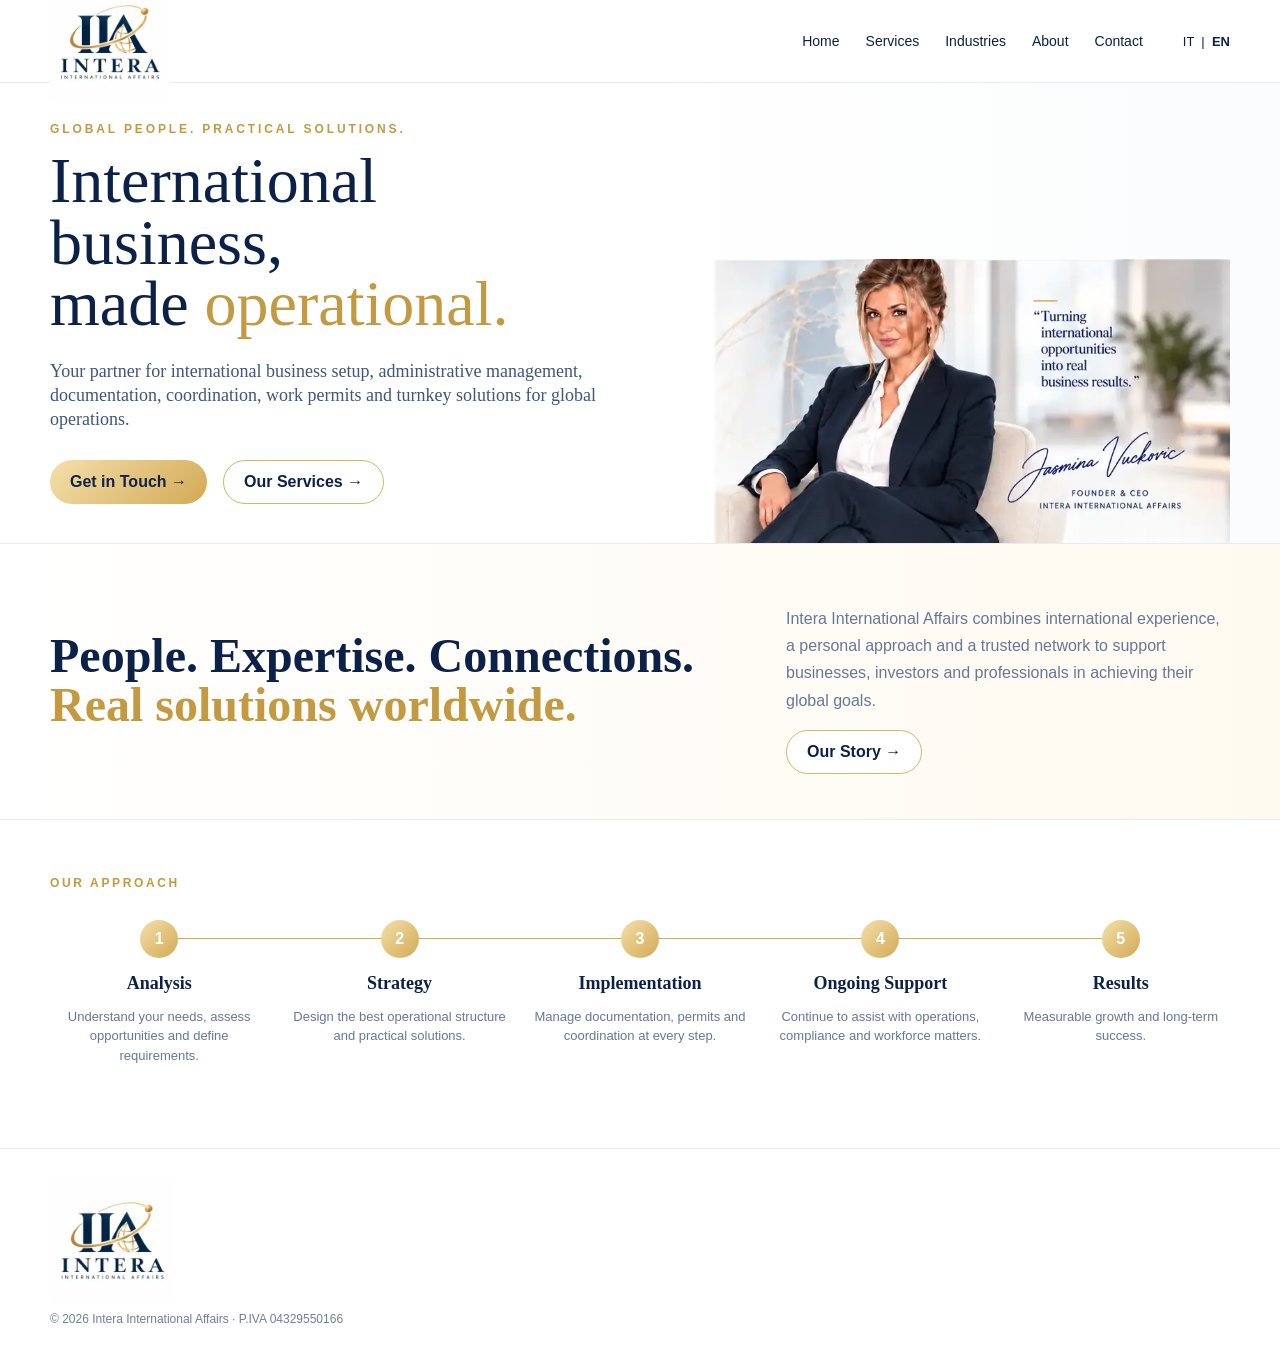
<file: index.html>
<!doctype html><html lang="en"><head><meta charset="utf-8"><meta name="viewport" content="width=device-width,initial-scale=1"><title>Home | Intera International Affairs</title><meta name="description" content="International administrative management, documentation, work permits, logistics coordination and turnkey business support."><link rel="stylesheet" href="styles.css"></head><body><header class="topbar"><div class="container nav"><a href="index.html"><img class="logo" src="assets/logo.webp" alt="Intera International Affairs"></a><nav class="navlinks"><a data-i18n="home" href="index.html">Home</a><a data-i18n="services" href="services.html">Services</a><a data-i18n="industries" href="industries.html">Industries</a><a data-i18n="about" href="about.html">About</a><a data-i18n="contact" href="contact.html">Contact</a></nav><div class="langs"><a class="lang-it" href="#" onclick="setLang('it');return false">IT</a> &nbsp;|&nbsp; <a class="lang-en" href="#" onclick="setLang('en');return false">EN</a></div></div></header><main><section class="hero"><div class="container hero-grid"><div><div class="eyebrow">Global people. Practical solutions.</div><h1>International<br>business,<br>made <span class="gold">operational.</span></h1><p>Your partner for international business setup, administrative management, documentation, coordination, work permits and turnkey solutions for global operations.</p><div class="hero-actions"><a class="cta" href="contact.html">Get in Touch →</a><a class="cta outline" href="services.html">Our Services →</a></div></div><div class="portrait-wrap approved-hero"><img src="assets/hero-right.webp" alt="Jasmina Vuckovic, Founder & CEO of Intera International Affairs"></div></div></section><section class="band about-band"><div class="container about-grid"><h2>People. Expertise. Connections.<br><span class="gold">Real solutions worldwide.</span></h2><div><p>Intera International Affairs combines international experience, a personal approach and a trusted network to support businesses, investors and professionals in achieving their global goals.</p><a class="cta outline" href="about.html">Our Story →</a></div></div></section><section class="approach"><div class="container"><div class="approach-title">Our Approach</div><div class="steps"><div class="step"><div class="num">1</div><h3>Analysis</h3><p>Understand your needs, assess opportunities and define requirements.</p></div><div class="step"><div class="num">2</div><h3>Strategy</h3><p>Design the best operational structure and practical solutions.</p></div><div class="step"><div class="num">3</div><h3>Implementation</h3><p>Manage documentation, permits and coordination at every step.</p></div><div class="step"><div class="num">4</div><h3>Ongoing Support</h3><p>Continue to assist with operations, compliance and workforce matters.</p></div><div class="step"><div class="num">5</div><h3>Results</h3><p>Measurable growth and long-term success.</p></div></div></div></section></main><footer class="footer"><div class="container footer-grid clean-footer"><div><img class="mini-logo" src="assets/logo.webp" alt="Intera"><div style="margin-top:10px">© 2026 Intera International Affairs · P.IVA 04329550166</div></div></div></footer><script src="script.js"></script></body></html>
</file>
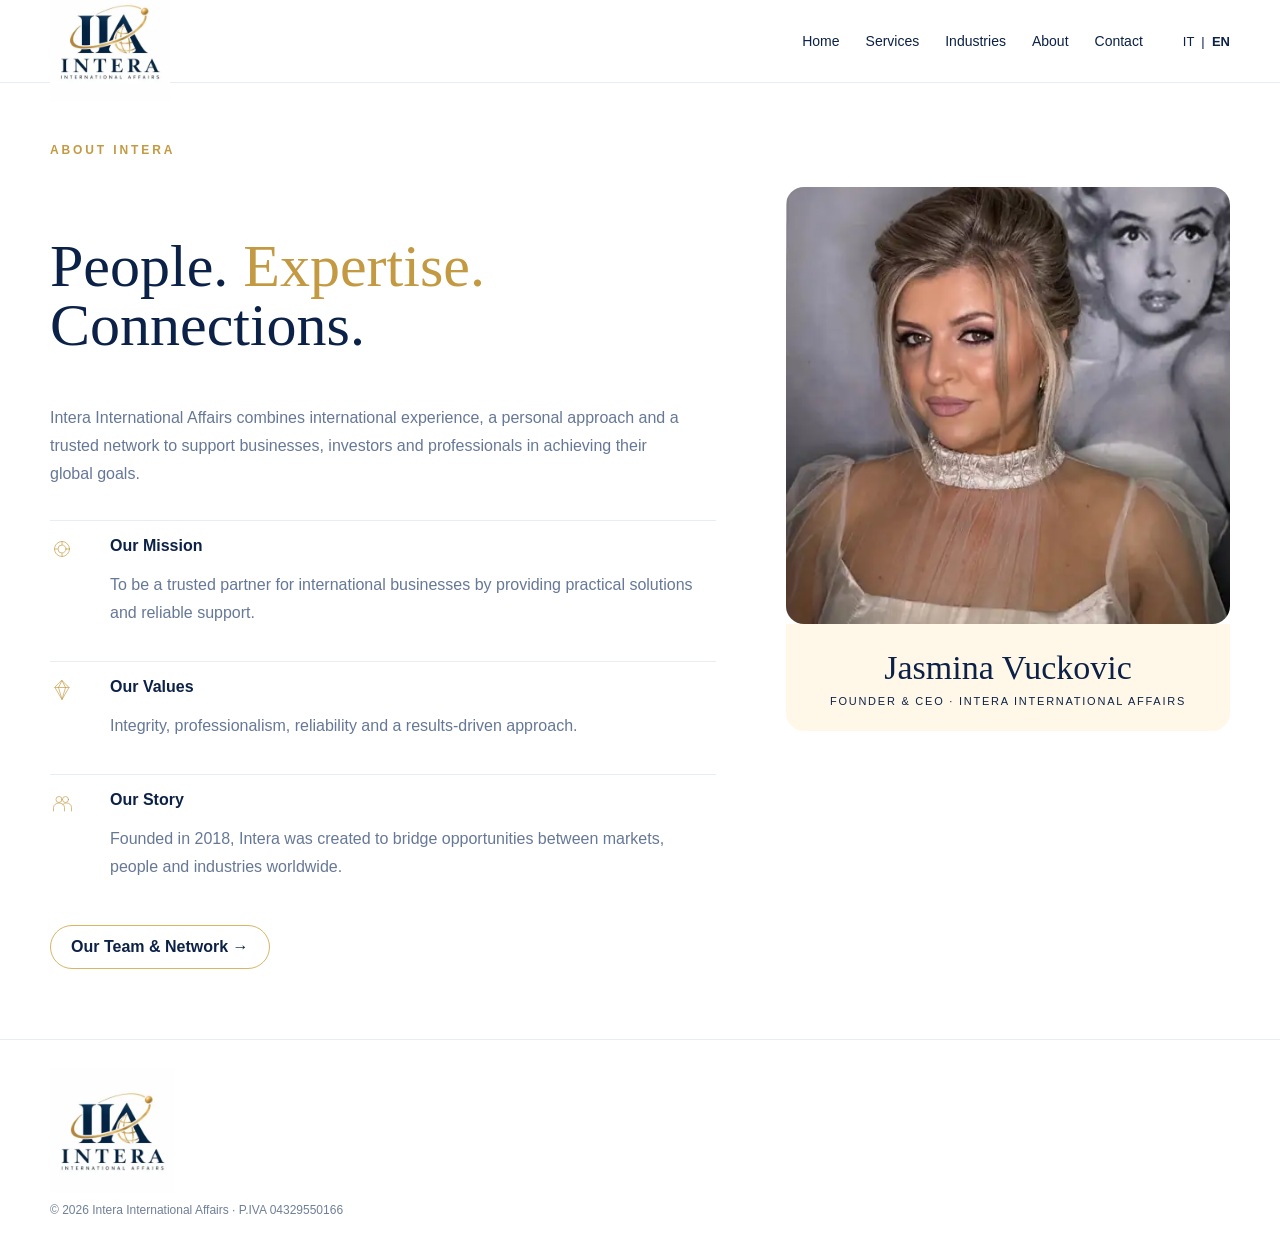
<file: about.html>
<!doctype html><html lang="en"><head><meta charset="utf-8"><meta name="viewport" content="width=device-width,initial-scale=1"><title>About | Intera International Affairs</title><meta name="description" content="International administrative management, documentation, work permits, logistics coordination and turnkey business support."><link rel="stylesheet" href="styles.css"></head><body><header class="topbar"><div class="container nav"><a href="index.html"><img class="logo" src="assets/logo.webp" alt="Intera International Affairs"></a><nav class="navlinks"><a data-i18n="home" href="index.html">Home</a><a data-i18n="services" href="services.html">Services</a><a data-i18n="industries" href="industries.html">Industries</a><a data-i18n="about" href="about.html">About</a><a data-i18n="contact" href="contact.html">Contact</a></nav><div class="langs"><a class="lang-it" href="#" onclick="setLang('it');return false">IT</a> &nbsp;|&nbsp; <a class="lang-en" href="#" onclick="setLang('en');return false">EN</a></div></div></header><main><section class="page-hero"><div class="container"><div class="eyebrow">About Intera</div></div></section><section><div class="container about-layout"><div class="about-copy"><h1>People. <span class="gold">Expertise.</span><br>Connections.</h1><p>Intera International Affairs combines international experience, a personal approach and a trusted network to support businesses, investors and professionals in achieving their global goals.</p><div class="values"><div class="value"><div class="icon"><svg class="line-icon" viewBox="0 0 48 48" aria-hidden="true"><circle cx="24" cy="24" r="15"/><circle cx="24" cy="24" r="8"/><path d="M24 9v6M24 33v6M9 24h6M33 24h6"/></svg></div><div><b>Our Mission</b><p>To be a trusted partner for international businesses by providing practical solutions and reliable support.</p></div></div><div class="value"><div class="icon"><svg class="line-icon" viewBox="0 0 48 48" aria-hidden="true"><path d="M24 5l14 14-14 24L10 19z"/><path d="M10 19h28M17 19l7-14 7 14M17 19l7 24 7-24"/></svg></div><div><b>Our Values</b><p>Integrity, professionalism, reliability and a results-driven approach.</p></div></div><div class="value"><div class="icon"><svg class="line-icon" viewBox="0 0 48 48" aria-hidden="true"><circle cx="18" cy="17" r="6"/><circle cx="31" cy="17" r="6"/><path d="M7 40v-7c0-5 5-9 11-9s11 4 11 9v7M25 28c2-3 5-4 8-4 6 0 10 4 10 9v7"/></svg></div><div><b>Our Story</b><p>Founded in 2018, Intera was created to bridge opportunities between markets, people and industries worldwide.</p></div></div></div><div style="margin-top:28px"><a class="cta outline" href="network.html">Our Team & Network →</a></div></div><div class="about-photo"><img src="assets/jasmina-opt.webp" alt="Jasmina Vuckovic"><div class="founder"><strong>Jasmina Vuckovic</strong><div style="letter-spacing:.16em;font-size:11px;color:var(--navy);margin-top:8px">FOUNDER & CEO · INTERA INTERNATIONAL AFFAIRS</div></div></div></div></section></main><footer class="footer"><div class="container footer-grid clean-footer"><div><img class="mini-logo" src="assets/logo.webp" alt="Intera"><div style="margin-top:10px">© 2026 Intera International Affairs · P.IVA 04329550166</div></div></div></footer><script src="script.js"></script></body></html>
</file>
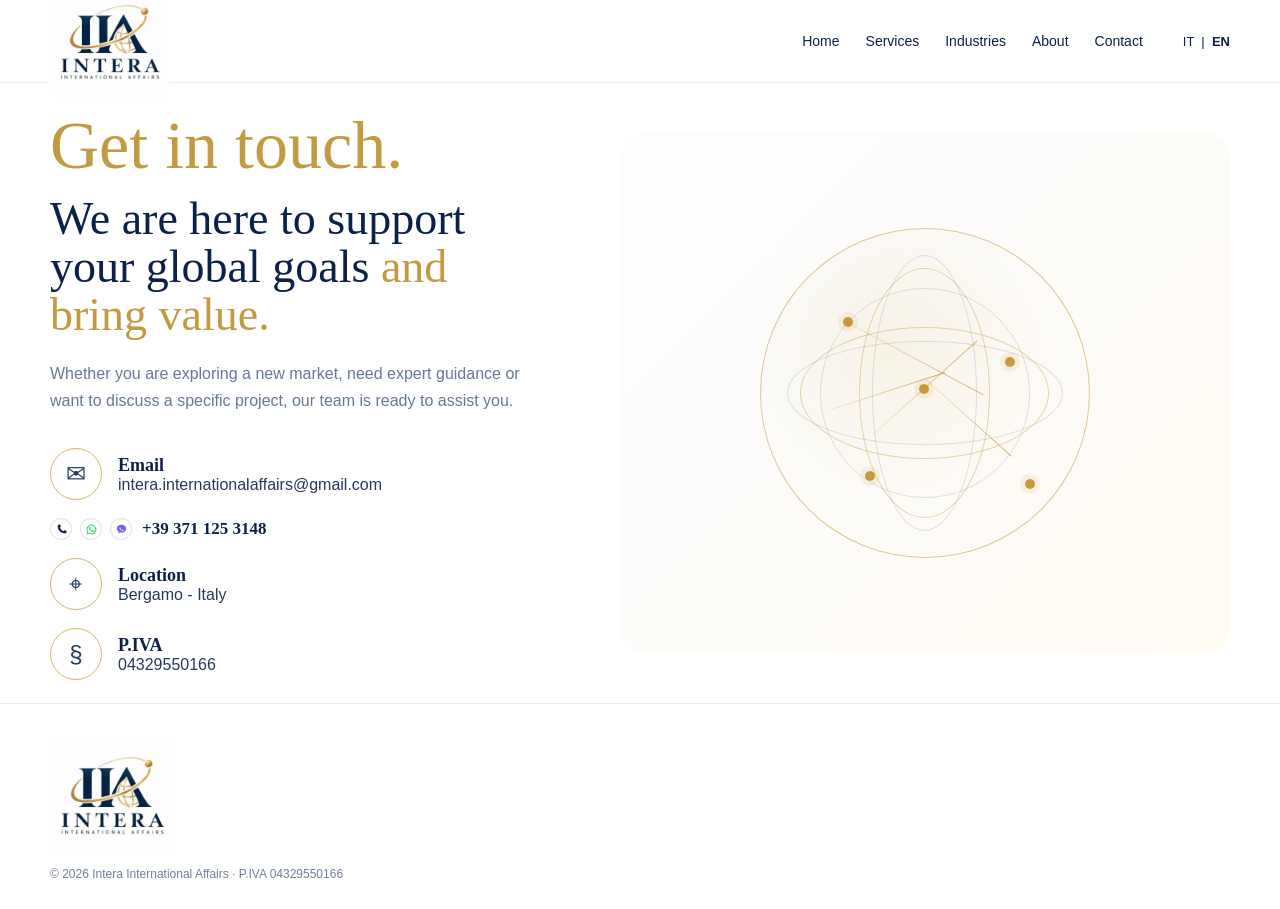
<file: contact.html>
<!doctype html><html lang="en"><head><meta charset="utf-8"><meta name="viewport" content="width=device-width,initial-scale=1"><title>Contact | Intera International Affairs</title><meta name="description" content="International administrative management, documentation, work permits, logistics coordination and turnkey business support."><link rel="stylesheet" href="styles.css"></head><body><header class="topbar"><div class="container nav"><a href="index.html"><img class="logo" src="assets/logo.webp" alt="Intera International Affairs"></a><nav class="navlinks"><a data-i18n="home" href="index.html">Home</a><a data-i18n="services" href="services.html">Services</a><a data-i18n="industries" href="industries.html">Industries</a><a data-i18n="about" href="about.html">About</a><a data-i18n="contact" href="contact.html">Contact</a></nav><div class="langs"><a class="lang-it" href="#" onclick="setLang('it');return false">IT</a> &nbsp;|&nbsp; <a class="lang-en" href="#" onclick="setLang('en');return false">EN</a></div></div></header><main><section><div class="container contact-layout"><div class="contact-copy"><h1>Get in touch.</h1><h2>We are here to support your global goals <span class="gold">and bring value.</span></h2><p>Whether you are exploring a new market, need expert guidance or want to discuss a specific project, our team is ready to assist you.</p><div class="contact-list"><a class="contact-item" href="mailto:intera.internationalaffairs@gmail.com"><div class="bubble">✉</div><div><strong>Email</strong>intera.internationalaffairs@gmail.com</div></a><div class="contact-item compact-phone"><div class="contact-phone-row">
<a class="contact-icon phone-icon" href="tel:+393711253148" aria-label="Cell" title="Cell"><svg viewBox="0 0 24 24" aria-hidden="true"><path d="M6.6 2.8h3l1.2 4.1-2.1 1.5a15.6 15.6 0 0 0 6.9 6.9l1.5-2.1 4.1 1.2v3c0 .9-.7 1.6-1.6 1.6C10.9 19 5 13.1 5 5.4c0-.9.7-1.6 1.6-1.6Z"/></svg></a>
<a class="contact-icon whatsapp-icon" href="https://wa.me/393711253148" aria-label="WhatsApp" title="WhatsApp"><svg viewBox="0 0 24 24" aria-hidden="true"><path d="M12 2.8a9.1 9.1 0 0 0-7.8 13.8L3 21l4.5-1.2A9.1 9.1 0 1 0 12 2.8Zm0 16.5c-1.4 0-2.8-.4-4-1.1l-.3-.2-2.7.7.7-2.6-.2-.4a7.3 7.3 0 1 1 6.5 3.6Zm4.1-5.5c-.2-.1-1.3-.6-1.5-.7-.2-.1-.4-.1-.6.1l-.7.9c-.1.2-.3.2-.6.1-1.3-.6-2.3-1.5-3.1-2.7-.2-.3 0-.5.1-.7l.5-.6c.1-.1.2-.3.2-.5 0-.2 0-.3-.1-.5l-.7-1.6c-.2-.4-.4-.4-.6-.4h-.5c-.2 0-.4.1-.6.3-.2.2-.8.8-.8 2 0 1.2.9 2.3 1 2.5.1.2 1.7 2.7 4.3 3.7 2.6 1 2.6.7 3.1.6.5 0 1.4-.6 1.6-1.1.2-.5.2-1 .1-1.1-.2-.1-.4-.2-.6-.3Z"/></svg></a>
<a class="contact-icon viber-icon" href="viber://chat?number=%2B393711253148" aria-label="Viber" title="Viber"><svg viewBox="0 0 24 24" aria-hidden="true"><path d="M12 3c-5 0-8.6 3-8.6 7.2 0 2.5 1.3 4.7 3.7 6l-.7 3.4 3.5-1.9c.7.2 1.4.2 2.1.2 5 0 8.6-3 8.6-7.2S17 3 12 3Zm4 10.8c-.2.5-1.2 1.1-1.7 1.1-.5 0-1.9-.5-3.2-1.5-1.1-.8-2-1.9-2.7-3.2-.2-.4-.2-.8 0-1.2l.7-.9c.2-.2.5-.2.7 0l1 1.6c.1.2.1.4-.1.6l-.5.5c.5 1 1.3 1.8 2.3 2.3l.5-.5c.2-.2.4-.2.6-.1l1.6 1c.4.1.6.3.6.5Z"/></svg></a>
<a class="contact-number" href="tel:+393711253148">+39 371 125 3148</a>
</div></div><div class="contact-item"><div class="bubble">⌖</div><div><strong>Location</strong>Bergamo - Italy</div></div><div class="contact-item"><div class="bubble">§</div><div><strong>P.IVA</strong>04329550166</div></div></div></div><div class="contact-visual global-network" aria-label="Global connections">
        <div class="network-globe">
          <span class="globe-ring r1"></span><span class="globe-ring r2"></span><span class="globe-ring r3"></span>
          <span class="connection-line l1"></span><span class="connection-line l2"></span><span class="connection-line l3"></span><span class="connection-line l4"></span>
          <span class="connection-dot d1"></span><span class="connection-dot d2"></span><span class="connection-dot d3"></span><span class="connection-dot d4"></span><span class="connection-dot d5"></span>
        </div>
      </div></div></section></main><footer class="footer"><div class="container footer-grid clean-footer"><div><img class="mini-logo" src="assets/logo.webp" alt="Intera"><div style="margin-top:10px">© 2026 Intera International Affairs · P.IVA 04329550166</div></div></div></footer><script src="script.js"></script></body></html>
</file>
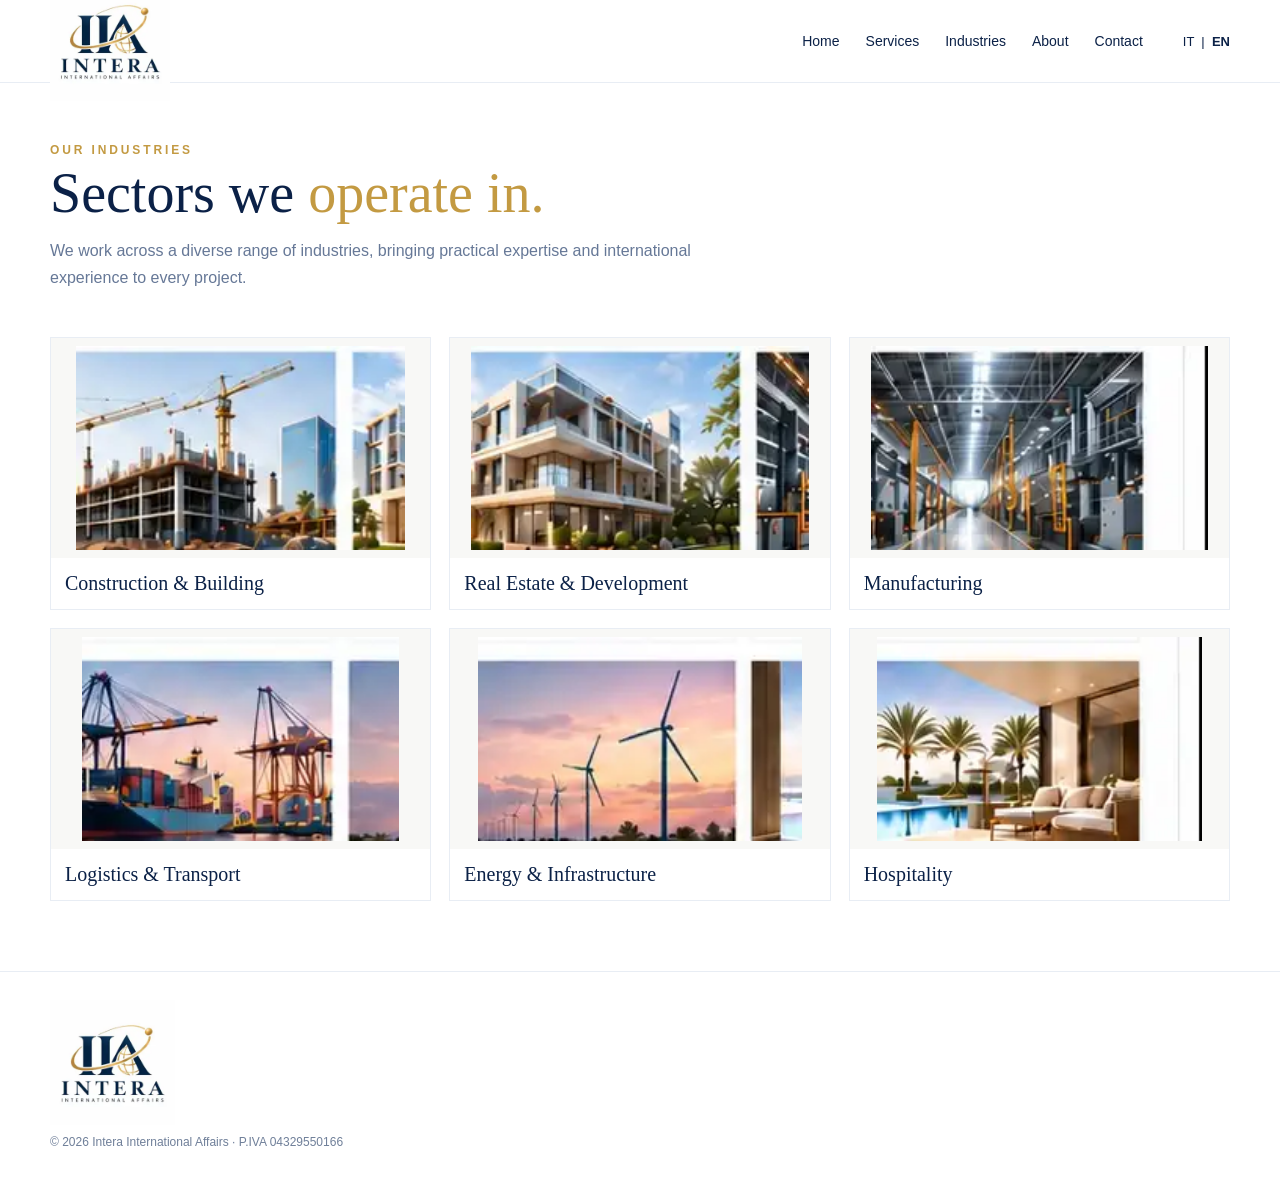
<file: industries.html>
<!doctype html><html lang="en"><head><meta charset="utf-8"><meta name="viewport" content="width=device-width,initial-scale=1"><title>Industries | Intera International Affairs</title><meta name="description" content="International administrative management, documentation, work permits, logistics coordination and turnkey business support."><link rel="stylesheet" href="styles.css"></head><body><header class="topbar"><div class="container nav"><a href="index.html"><img class="logo" src="assets/logo.webp" alt="Intera International Affairs"></a><nav class="navlinks"><a data-i18n="home" href="index.html">Home</a><a data-i18n="services" href="services.html">Services</a><a data-i18n="industries" href="industries.html">Industries</a><a data-i18n="about" href="about.html">About</a><a data-i18n="contact" href="contact.html">Contact</a></nav><div class="langs"><a class="lang-it" href="#" onclick="setLang('it');return false">IT</a> &nbsp;|&nbsp; <a class="lang-en" href="#" onclick="setLang('en');return false">EN</a></div></div></header><main><section class="page-hero"><div class="container"><div class="eyebrow">Our Industries</div><h1>Sectors we <span class="gold">operate in.</span></h1><p>We work across a diverse range of industries, bringing practical expertise and international experience to every project.</p></div></section><section><div class="container industry-grid"><article class="industry-card"><img src="assets/construction.webp" alt="Construction & Building"><h3>Construction & Building</h3></article><article class="industry-card"><img src="assets/realestate.webp" alt="Real Estate & Development"><h3>Real Estate & Development</h3></article><article class="industry-card"><img src="assets/manufacturing.webp" alt="Manufacturing"><h3>Manufacturing</h3></article><article class="industry-card"><img src="assets/logistics.webp" alt="Logistics & Transport"><h3>Logistics & Transport</h3></article><article class="industry-card"><img src="assets/energy.webp" alt="Energy & Infrastructure"><h3>Energy & Infrastructure</h3></article><article class="industry-card"><img src="assets/hospitality.webp" alt="Hospitality"><h3>Hospitality</h3></article></div></section></main><footer class="footer"><div class="container footer-grid clean-footer"><div><img class="mini-logo" src="assets/logo.webp" alt="Intera"><div style="margin-top:10px">© 2026 Intera International Affairs · P.IVA 04329550166</div></div></div></footer><script src="script.js"></script></body></html>
</file>
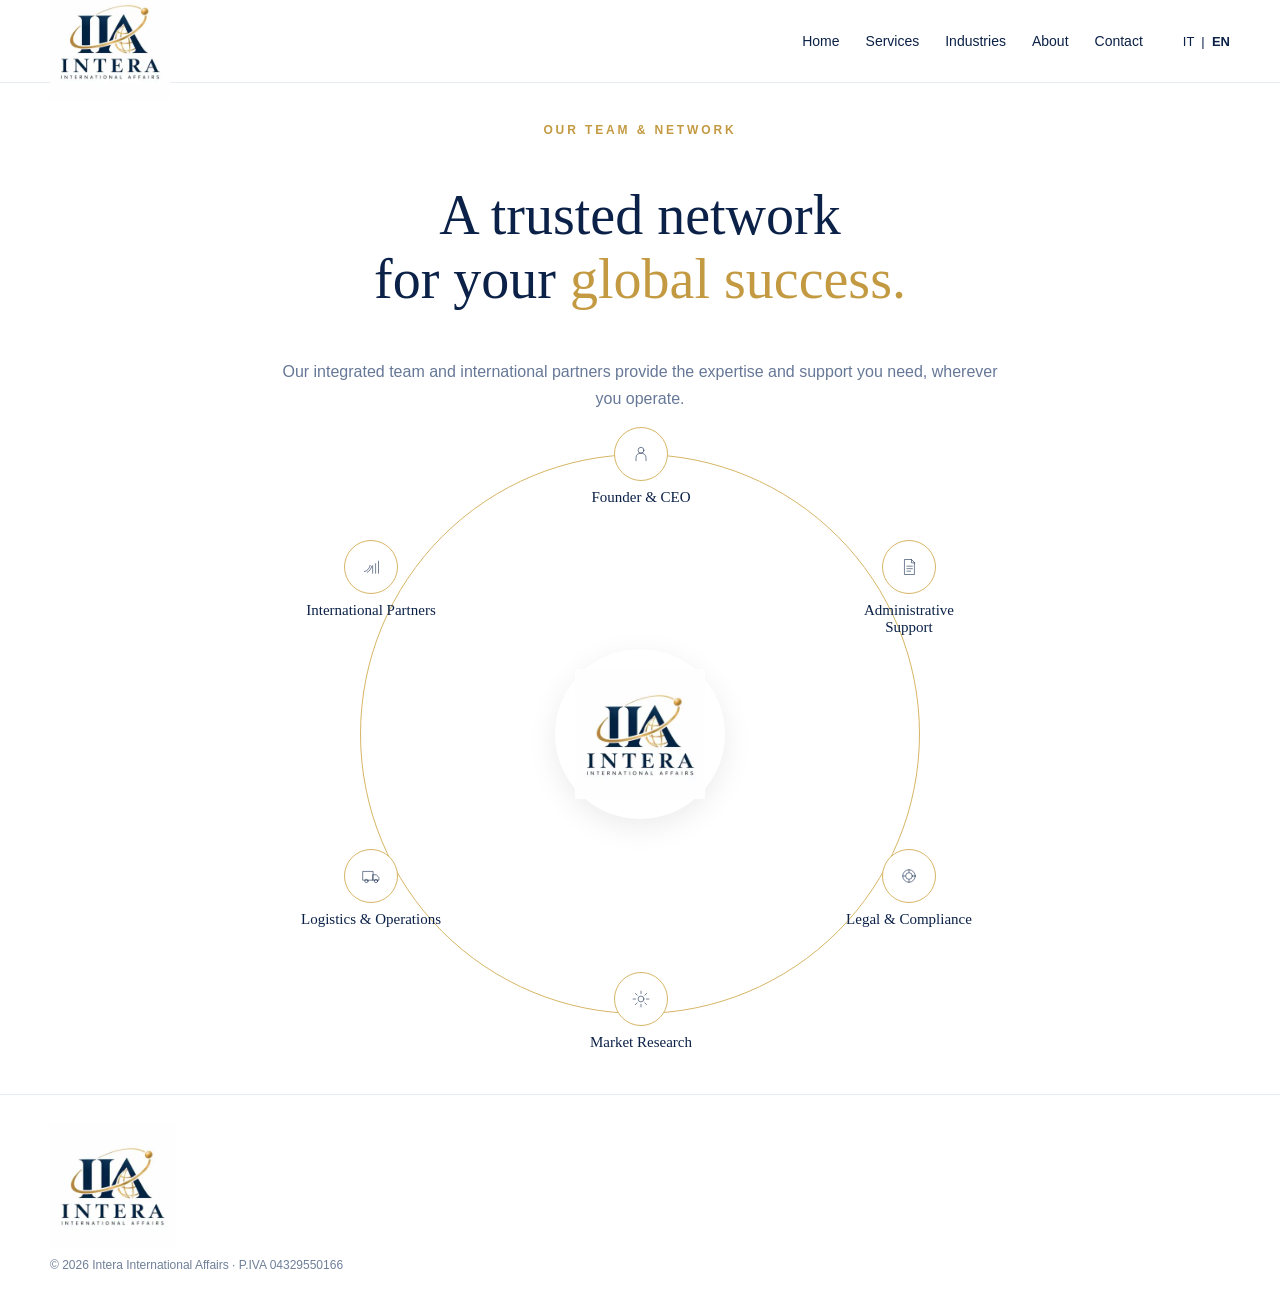
<file: network.html>
<!doctype html><html lang="en"><head><meta charset="utf-8"><meta name="viewport" content="width=device-width,initial-scale=1"><title>Team & Network | Intera International Affairs</title><meta name="description" content="International administrative management, documentation, work permits, logistics coordination and turnkey business support."><link rel="stylesheet" href="styles.css"></head><body><header class="topbar"><div class="container nav"><a href="index.html"><img class="logo" src="assets/logo.webp" alt="Intera International Affairs"></a><nav class="navlinks"><a data-i18n="home" href="index.html">Home</a><a data-i18n="services" href="services.html">Services</a><a data-i18n="industries" href="industries.html">Industries</a><a data-i18n="about" href="about.html">About</a><a data-i18n="contact" href="contact.html">Contact</a></nav><div class="langs"><a class="lang-it" href="#" onclick="setLang('it');return false">IT</a> &nbsp;|&nbsp; <a class="lang-en" href="#" onclick="setLang('en');return false">EN</a></div></div></header><main><section class="network"><div class="container"><div class="eyebrow">Our Team & Network</div><h1>A trusted network<br>for your <span class="gold">global success.</span></h1><p>Our integrated team and international partners provide the expertise and support you need, wherever you operate.</p><div class="network-ring"><div class="network-center"><img src="assets/logo.webp" alt="Intera"></div><div class="node n1"><div class="bubble"><svg class="network-icon" viewBox="0 0 48 48"><circle cx="24" cy="15" r="7"/><path d="M12 40v-7c0-7 5-11 12-11s12 4 12 11v7"/></svg></div>Founder & CEO</div><div class="node n2"><div class="bubble"><svg class="line-icon" viewBox="0 0 48 48" aria-hidden="true"><path d="M14 6h16l7 7v29H14z"/><path d="M30 6v8h8M19 22h13M19 28h13M19 34h9"/></svg></div>Administrative Support</div><div class="node n3"><div class="bubble"><svg class="line-icon" viewBox="0 0 48 48" aria-hidden="true"><circle cx="24" cy="24" r="15"/><circle cx="24" cy="24" r="8"/><path d="M24 9v6M24 33v6M9 24h6M33 24h6"/></svg></div>Legal & Compliance</div><div class="node n4"><div class="bubble"><svg class="line-icon" viewBox="0 0 48 48" aria-hidden="true"><circle cx="24" cy="24" r="7"/><path d="M24 5v6M24 37v6M5 24h6M37 24h6M10.5 10.5l4.3 4.3M33.2 33.2l4.3 4.3M37.5 10.5l-4.3 4.3M14.8 33.2l-4.3 4.3"/></svg></div>Market Research</div><div class="node n5"><div class="bubble"><svg class="line-icon" viewBox="0 0 48 48" aria-hidden="true"><path d="M5 13h24v21H5zM29 21h8l6 7v6H29z"/><circle cx="13" cy="36" r="4"/><circle cx="36" cy="36" r="4"/></svg></div>Logistics & Operations</div><div class="node n6"><div class="bubble"><svg class="network-icon" viewBox="0 0 48 48"><path d="M8 35c7-1 12-7 14-15M15 37c5-3 9-8 11-15M28 39V21M35 39V16M42 39V10"/></svg></div>International Partners</div></div></div></section></main><footer class="footer"><div class="container footer-grid clean-footer"><div><img class="mini-logo" src="assets/logo.webp" alt="Intera"><div style="margin-top:10px">© 2026 Intera International Affairs · P.IVA 04329550166</div></div></div></footer><script src="script.js"></script></body></html>
</file>
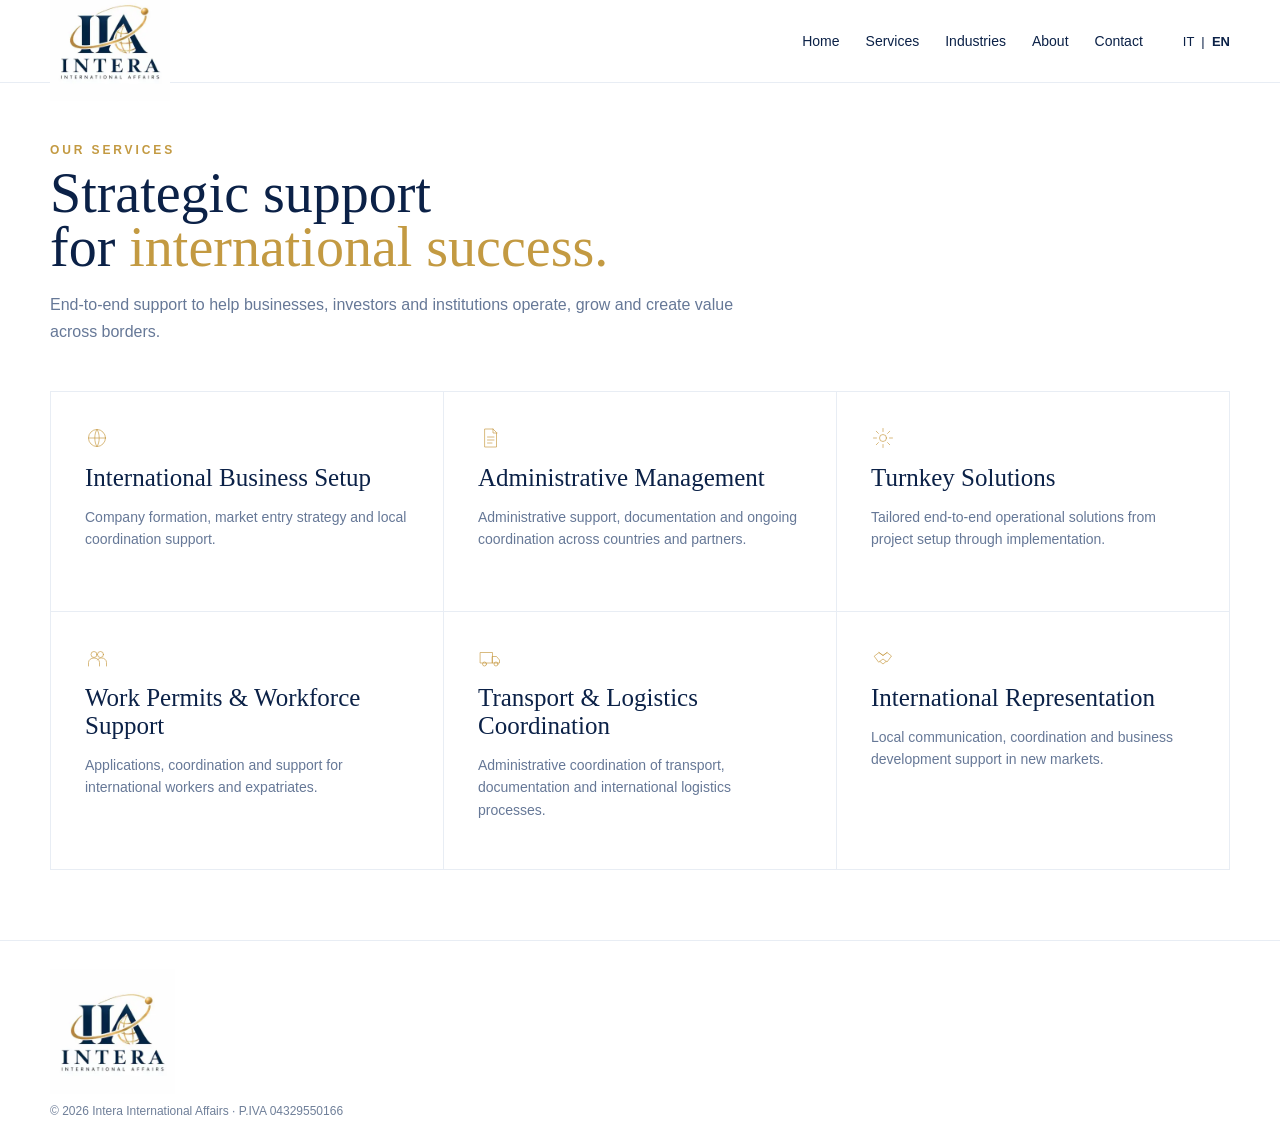
<file: services.html>
<!doctype html><html lang="en"><head><meta charset="utf-8"><meta name="viewport" content="width=device-width,initial-scale=1"><title>Services | Intera International Affairs</title><meta name="description" content="International administrative management, documentation, work permits, logistics coordination and turnkey business support."><link rel="stylesheet" href="styles.css"></head><body><header class="topbar"><div class="container nav"><a href="index.html"><img class="logo" src="assets/logo.webp" alt="Intera International Affairs"></a><nav class="navlinks"><a data-i18n="home" href="index.html">Home</a><a data-i18n="services" href="services.html">Services</a><a data-i18n="industries" href="industries.html">Industries</a><a data-i18n="about" href="about.html">About</a><a data-i18n="contact" href="contact.html">Contact</a></nav><div class="langs"><a class="lang-it" href="#" onclick="setLang('it');return false">IT</a> &nbsp;|&nbsp; <a class="lang-en" href="#" onclick="setLang('en');return false">EN</a></div></div></header><main><section class="page-hero"><div class="container"><div class="eyebrow">Our Services</div><h1>Strategic support<br>for <span class="gold">international success.</span></h1><p>End-to-end support to help businesses, investors and institutions operate, grow and create value across borders.</p></div></section><section><div class="container services-grid"><div class="service"><div class="icon"><svg class="line-icon" viewBox="0 0 48 48" aria-hidden="true"><circle cx="24" cy="24" r="17"/><path d="M7 24h34M24 7c6 7 6 27 0 34M24 7c-6 7-6 27 0 34"/></svg></div><h3>International Business Setup</h3><p>Company formation, market entry strategy and local coordination support.</p></div><div class="service"><div class="icon"><svg class="line-icon" viewBox="0 0 48 48" aria-hidden="true"><path d="M14 6h16l7 7v29H14z"/><path d="M30 6v8h8M19 22h13M19 28h13M19 34h9"/></svg></div><h3>Administrative Management</h3><p>Administrative support, documentation and ongoing coordination across countries and partners.</p></div><div class="service"><div class="icon"><svg class="line-icon" viewBox="0 0 48 48" aria-hidden="true"><circle cx="24" cy="24" r="7"/><path d="M24 5v6M24 37v6M5 24h6M37 24h6M10.5 10.5l4.3 4.3M33.2 33.2l4.3 4.3M37.5 10.5l-4.3 4.3M14.8 33.2l-4.3 4.3"/></svg></div><h3>Turnkey Solutions</h3><p>Tailored end-to-end operational solutions from project setup through implementation.</p></div><div class="service"><div class="icon"><svg class="line-icon" viewBox="0 0 48 48" aria-hidden="true"><circle cx="18" cy="17" r="6"/><circle cx="31" cy="17" r="6"/><path d="M7 40v-7c0-5 5-9 11-9s11 4 11 9v7M25 28c2-3 5-4 8-4 6 0 10 4 10 9v7"/></svg></div><h3>Work Permits & Workforce Support</h3><p>Applications, coordination and support for international workers and expatriates.</p></div><div class="service"><div class="icon"><svg class="line-icon" viewBox="0 0 48 48" aria-hidden="true"><path d="M5 13h24v21H5zM29 21h8l6 7v6H29z"/><circle cx="13" cy="36" r="4"/><circle cx="36" cy="36" r="4"/></svg></div><h3>Transport & Logistics Coordination</h3><p>Administrative coordination of transport, documentation and international logistics processes.</p></div><div class="service"><div class="icon"><svg class="line-icon" viewBox="0 0 48 48" aria-hidden="true"><path d="M7 20l9-7 8 6 8-6 9 7-9 12-8-6-8 6z"/><path d="M16 13l8 6 8-6M18 31l6 5 6-5"/></svg></div><h3>International Representation</h3><p>Local communication, coordination and business development support in new markets.</p></div></div></section></main><footer class="footer"><div class="container footer-grid clean-footer"><div><img class="mini-logo" src="assets/logo.webp" alt="Intera"><div style="margin-top:10px">© 2026 Intera International Affairs · P.IVA 04329550166</div></div></div></footer><script src="script.js"></script></body></html>
</file>
<file: styles.css>
:root{--navy:#0b2147;--navy2:#193866;--gold:#d7b665;--gold2:#f5e7bd;--ink:#25395b;--muted:#667897;--line:#e8edf4;--bg:#fffdf9}
*{box-sizing:border-box} html{scroll-behavior:smooth} body{margin:0;font-family:Arial,Helvetica,sans-serif;color:var(--ink);background:white} a{text-decoration:none;color:inherit} img{max-width:100%;display:block}.container{width:min(1180px,92%);margin:auto}.topbar{position:sticky;top:0;z-index:50;background:rgba(255,255,255,.96);backdrop-filter:blur(12px);border-bottom:1px solid var(--line)}.nav{height:82px;display:flex;align-items:center;gap:30px}.logo{width:120px}.navlinks{display:flex;gap:26px;margin-left:auto;font-size:14px;color:var(--navy)}.navlinks a:hover,.navlinks a.active{color:var(--gold)}.langs{font-size:13px;color:var(--navy);margin-left:10px}.cta{padding:12px 20px;border-radius:999px;background:linear-gradient(135deg,#f4dfaa,#d2aa55);color:#102348;font-weight:700;display:inline-flex;gap:10px;align-items:center}.cta.outline{background:white;border:1px solid var(--gold);color:var(--navy)}
.hero{min-height:560px;background:radial-gradient(circle at 65% 35%,rgba(226,190,103,.18),transparent 30%),linear-gradient(90deg,#fff 0%,#fff 48%,#f7f9fb 100%);overflow:hidden}.hero-grid{display:grid;grid-template-columns:1.05fr .95fr;align-items:center;min-height:560px}.eyebrow{letter-spacing:.24em;text-transform:uppercase;color:#c39a42;font-size:12px;font-weight:700}.hero h1,.page-hero h1,.section-title{font-family:Georgia,'Times New Roman',serif;color:var(--navy);font-weight:500;line-height:.96}.hero h1{font-size:72px;margin:14px 0 24px}.gold{color:#c39a42}.hero p{font-family:Georgia,'Times New Roman',serif;font-size:20px;line-height:1.35;max-width:610px;color:#40567a}.hero-actions{display:flex;gap:16px;margin-top:28px}.portrait-wrap{height:560px;position:relative;display:flex;align-items:flex-end;justify-content:center}.portrait-card{width:72%;max-width:430px;overflow:hidden;border-radius:220px 220px 28px 28px;box-shadow:0 26px 70px rgba(15,37,72,.14);border:1px solid #edf1f5;background:white}.portrait-card img{width:100%;height:500px;object-fit:cover;object-position:center 18%}.signature{position:absolute;right:0;bottom:56px;text-align:right;color:var(--navy)}.signature strong{font-family:'Brush Script MT',cursive;font-size:42px;font-weight:400}.signature span{display:block;letter-spacing:.16em;font-size:11px;margin-top:4px}.quote{position:absolute;right:0;top:95px;width:180px;font-family:Georgia,serif;color:var(--navy);font-size:20px;line-height:1.2}.quote:before{content:'';display:block;width:34px;height:2px;background:var(--gold);margin-bottom:14px}
.band{border-top:1px solid var(--line);border-bottom:1px solid var(--line);background:linear-gradient(90deg,#fff 0%,#fffaf0 100%)}.about-band{padding:45px 0}.about-grid{display:grid;grid-template-columns:1.2fr .8fr;gap:70px;align-items:center}.about-band h2{font-family:Georgia,serif;font-size:48px;line-height:1.02;margin:0;color:var(--navy)}.about-band p{font-size:16px;line-height:1.7;color:var(--muted)}.approach{padding:56px 0 70px}.approach-title{font-size:12px;letter-spacing:.22em;color:#c39a42;text-transform:uppercase;font-weight:700;margin-bottom:30px}.steps{display:grid;grid-template-columns:repeat(5,1fr);position:relative;gap:22px}.steps:before{content:'';position:absolute;top:18px;left:9%;right:9%;height:1px;background:#d8aa4b}.step{position:relative;text-align:center}.num{position:relative;z-index:2;width:38px;height:38px;border-radius:50%;display:grid;place-items:center;background:linear-gradient(135deg,#f4dfaa,#d2aa55);margin:0 auto 15px;color:white;font-weight:700}.step h3{font-family:Georgia,serif;color:var(--navy);margin:0 0 8px;font-size:18px}.step p{font-size:13px;line-height:1.5;color:var(--muted)}
.footer{padding:28px 0;border-top:1px solid var(--line);font-size:12px;color:#6f7f99}.footer-grid{display:flex;justify-content:space-between;gap:20px;align-items:center}.footer .mini-logo{width:125px}.footer-links{display:flex;gap:18px;flex-wrap:wrap}.social{display:flex;gap:14px;font-weight:700;color:var(--navy)}
.page-hero{padding:60px 0 30px}.page-hero h1{font-size:56px;margin:10px 0 15px}.page-hero p{max-width:720px;line-height:1.7;color:var(--muted)}.services-grid{display:grid;grid-template-columns:repeat(3,1fr);gap:0;border-top:1px solid var(--line);border-left:1px solid var(--line);margin-bottom:70px}.service{padding:34px;border-right:1px solid var(--line);border-bottom:1px solid var(--line);min-height:220px}.icon{font-size:32px;color:#c39a42}.service h3{font-family:Georgia,serif;color:var(--navy);font-size:25px;font-weight:500;margin:14px 0 10px}.service p{color:var(--muted);line-height:1.6;font-size:14px}.industry-grid{display:grid;grid-template-columns:repeat(3,1fr);gap:18px;margin-bottom:70px}.industry-card{border:1px solid var(--line);background:white}.industry-card img{width:100%;height:220px;object-fit:contain;object-position:center;background:#f8f8f6;padding:8px}.industry-card h3{font-family:Georgia,serif;color:var(--navy);font-size:20px;font-weight:500;padding:14px;margin:0}.about-layout{display:grid;grid-template-columns:1.2fr .8fr;gap:70px;padding-bottom:70px}.about-copy h1{font-family:Georgia,serif;color:var(--navy);font-size:60px;line-height:.98;font-weight:500}.about-copy p{line-height:1.75;color:var(--muted);max-width:640px}.values{display:grid;gap:18px;margin-top:32px}.value{display:grid;grid-template-columns:44px 1fr;gap:16px;padding-top:16px;border-top:1px solid var(--line)}.value b{color:var(--navy)}.about-photo img{width:100%;border-radius:18px;object-fit:cover;max-height:600px}.founder{padding:24px;background:#fff8e8;border-radius:0 0 18px 18px;text-align:center}.founder strong{font-family:'Brush Script MT',cursive;font-size:34px;color:var(--navy);font-weight:400}.network{padding:40px 0 80px;text-align:center}.network h1{font-family:Georgia,serif;color:var(--navy);font-size:56px;font-weight:500}.network p{color:var(--muted);max-width:720px;margin:0 auto 42px;line-height:1.7}.network-ring{width:560px;height:560px;border:1px solid var(--gold);border-radius:50%;margin:auto;position:relative}.network-center{position:absolute;inset:0;margin:auto;width:170px;height:170px;border-radius:50%;display:grid;place-items:center;background:white;box-shadow:0 8px 30px rgba(0,0,0,.08)}.network-center img{width:130px}.node{position:absolute;width:140px;text-align:center;color:var(--navy);font-family:Georgia,serif;font-size:15px}.node .bubble{margin:auto auto 8px;width:54px;height:54px;border:1px solid var(--gold);border-radius:50%;display:grid;place-items:center;background:white;font-family:Arial;font-size:22px}.n1{top:-28px;left:210px}.n2{top:85px;right:-60px}.n3{bottom:85px;right:-60px}.n4{bottom:-38px;left:210px}.n5{bottom:85px;left:-60px}.n6{top:85px;left:-60px}.contact-layout{display:grid;grid-template-columns:.9fr 1.1fr;gap:70px;align-items:center;min-height:620px}.contact-copy h1{font-family:Georgia,serif;color:#c39a42;font-size:68px;font-weight:500;margin:0 0 10px}.contact-copy h2{font-family:Georgia,serif;color:var(--navy);font-size:46px;font-weight:500;line-height:1.05;margin:0 0 20px}.contact-copy p{color:var(--muted);line-height:1.7}.contact-list{display:grid;gap:18px;margin-top:34px}.contact-item{display:flex;gap:16px;align-items:center}.contact-item .bubble{width:52px;height:52px;border:1px solid var(--gold);border-radius:50%;display:grid;place-items:center;font-size:24px}.contact-item strong{display:block;color:var(--navy);font-family:Georgia,serif;font-size:18px}.contact-visual{height:520px;border-radius:24px;background:radial-gradient(circle at 40% 40%,rgba(216,170,75,.2),transparent 30%),linear-gradient(135deg,#f6fbff,#fffaf0);position:relative;overflow:hidden} .contact-visual:before,.contact-visual:after{display:none}.globe-lines{display:none}
@media(max-width:900px){.navlinks{display:none}.hero-grid,.about-grid,.about-layout,.contact-layout{grid-template-columns:1fr}.hero h1{font-size:52px}.portrait-wrap{height:auto;padding-top:10px}.signature,.quote{display:none}.steps{grid-template-columns:1fr}.steps:before{display:none}.services-grid,.industry-grid{grid-template-columns:1fr}.network-ring{transform:scale(.7);margin:-60px auto}.footer-grid{flex-direction:column;align-items:flex-start}.hero{min-height:auto}.hero-grid{padding-top:40px}.portrait-card{width:85%}}

/* Approved homepage visual */
.approved-hero{height:460px;align-self:end;display:flex;align-items:flex-end;justify-content:center;overflow:visible}.approved-hero img{width:100%;height:auto;max-height:460px;object-fit:contain;object-position:center bottom;border:0;box-shadow:none}.hero-grid{min-height:460px}.hero{min-height:460px;background:linear-gradient(90deg,#fff 0%,#fff 49%,#fbfcfd 100%)}
@media(max-width:900px){.approved-hero{height:auto;padding-top:0}.approved-hero img{height:auto;object-fit:contain}.hero-grid{min-height:auto}}

/* Layout correction 2026-10-02: keep approved graphics fully visible */
@media(min-width:901px){.hero-grid{grid-template-columns:1.08fr .92fr;gap:28px}.hero h1{font-size:clamp(54px,5vw,68px);line-height:.96}.hero p{font-size:18px}.approved-hero{min-width:0}.about-photo img{height:auto;max-height:none;object-fit:contain}.founder{overflow:visible}.founder strong{display:block;line-height:1.15;white-space:normal;overflow:visible}.container{width:min(1180px,94%)}}
@media(max-height:800px) and (min-width:901px){.nav{height:72px}.hero,.hero-grid{min-height:430px}.approved-hero{height:430px}.approved-hero img{max-height:430px}.hero h1{font-size:58px;margin:10px 0 18px}.hero-actions{margin-top:20px}.about-band{padding:34px 0}}

/* Contact phone icons */
.contact-phone-row{display:flex;align-items:center;gap:8px;flex-wrap:wrap}.compact-phone{padding-left:0}.contact-icon{width:22px;height:22px;border-radius:50%;display:inline-flex;align-items:center;justify-content:center;background:#fff;border:1px solid rgba(11,33,71,.12)}.contact-icon svg{width:13px;height:13px;fill:currentColor}.phone-icon{color:var(--navy)}.whatsapp-icon{color:#25D366}.viber-icon{color:#7360F2}.contact-number{font-family:Georgia,serif;font-size:17px;color:var(--navy);font-weight:600;margin-left:2px}

/* Approved icon system */
.line-icon,.network-icon{width:24px;height:24px;fill:none;stroke:currentColor;stroke-width:1.35;stroke-linecap:round;stroke-linejoin:round}
.service .icon,.value .icon{color:#c79a42;font-size:0}
.service .card-arrow,.industry-card .card-arrow,.founder-arrow{color:#d87919;font-size:20px;line-height:1}
.service{position:relative}.service .card-arrow{position:absolute;left:34px;bottom:16px}
.industry-card h3{display:flex;align-items:center;justify-content:space-between;gap:10px}
.node .bubble .line-icon,.node .bubble .network-icon{width:20px;height:20px;color:#0b2147}

.clean-footer{justify-content:flex-start}.clean-footer .mini-logo{width:125px}

/* Home portrait cleanup */
.approved-hero{position:relative}
.approved-hero:before{content:"";position:absolute;left:-1px;top:0;bottom:0;width:18px;background:linear-gradient(90deg,#fff 0%,#fff 78%,rgba(255,255,255,0));z-index:2;pointer-events:none}

/* Global connection visual */
.global-network{display:flex;align-items:center;justify-content:center;background:linear-gradient(135deg,#fbfdff,#fffaf2)}
.network-globe{position:relative;width:330px;height:330px;border:1px solid rgba(199,154,66,.55);border-radius:50%;background:radial-gradient(circle at 40% 35%,rgba(215,182,101,.12),transparent 58%)}
.network-globe:before,.network-globe:after{content:"";position:absolute;inset:12% 30%;border:1px solid rgba(199,154,66,.42);border-radius:50%}
.network-globe:after{inset:30% 12%}
.globe-ring{position:absolute;border:1px solid rgba(11,33,71,.13);border-radius:50%}
.globe-ring.r1{inset:18%}.globe-ring.r2{inset:34% 8%}.globe-ring.r3{inset:8% 34%}
.connection-line{position:absolute;height:1px;background:linear-gradient(90deg,rgba(199,154,66,.15),rgba(199,154,66,.8));transform-origin:left center}
.l1{width:150px;left:90px;top:95px;transform:rotate(28deg)}.l2{width:140px;left:112px;top:205px;transform:rotate(-42deg)}.l3{width:120px;left:70px;top:180px;transform:rotate(-18deg)}.l4{width:115px;left:165px;top:150px;transform:rotate(42deg)}
.connection-dot{position:absolute;width:10px;height:10px;border-radius:50%;background:#c79a42;box-shadow:0 0 0 5px rgba(199,154,66,.12)}
.d1{left:82px;top:88px}.d2{right:74px;top:128px}.d3{left:104px;bottom:76px}.d4{right:54px;bottom:68px}.d5{left:158px;top:155px}
</file>
